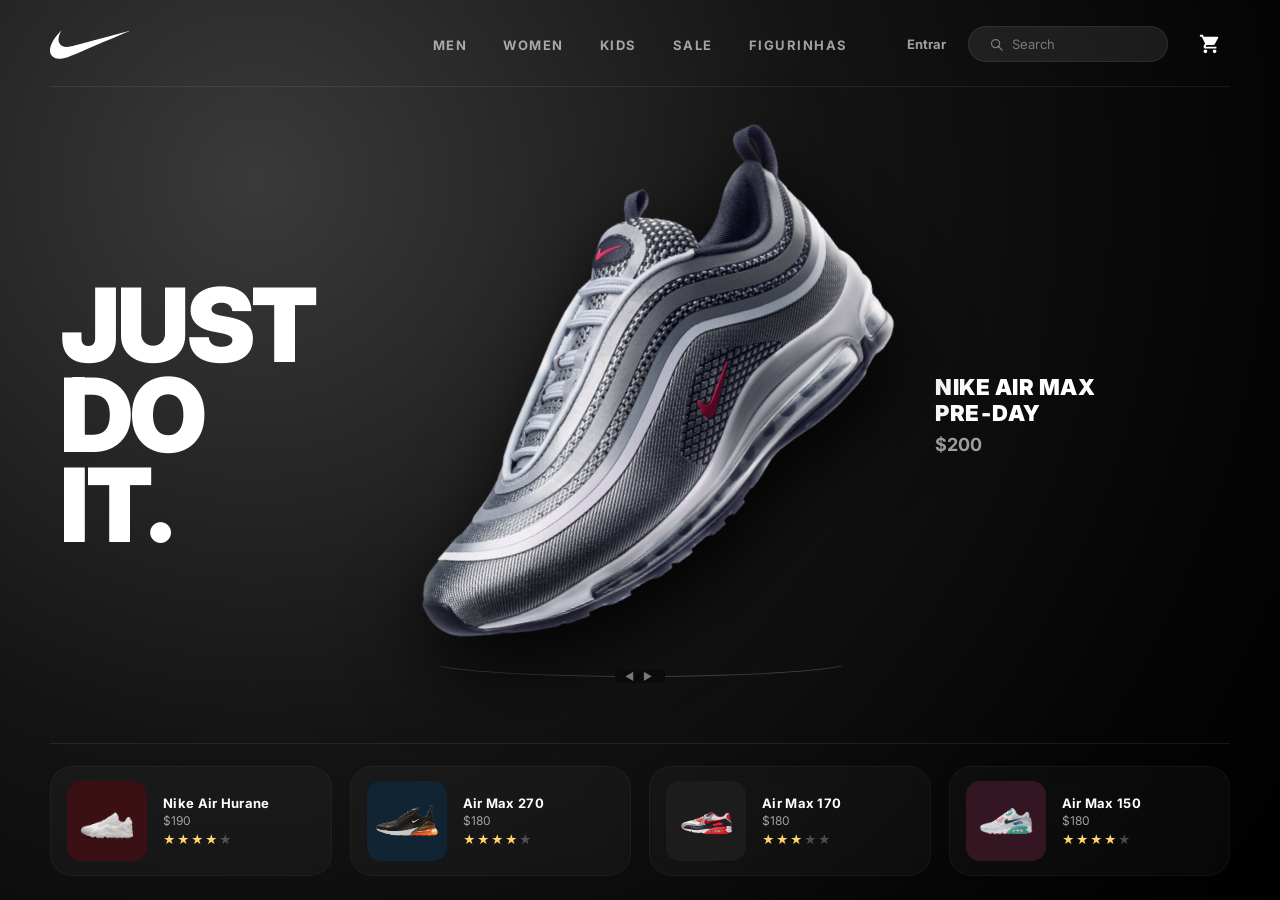
<file: index.html>
<!DOCTYPE html>
<html lang="pt-BR">
<head>
    <meta charset="UTF-8">
    <meta name="viewport" content="width=device-width, initial-scale=1.0">
    <title>Nike - Just Do It</title>
    <link href="https://fonts.googleapis.com/css2?family=Inter:wght@400;700;900&display=swap" rel="stylesheet">
    <link rel="stylesheet" href="style.css">
</head>
<body>
    <header class="main-header">
        <div class="nike-brand">
            <svg xmlns="http://www.w3.org/2000/svg" 
            width="80" 
            height="29" 
            viewBox="135.5 361.38 1000 356.39" 
            aria-label="Nike" 
            role="img" 
            style="fill: #ffffff; display: block;">
                <path 
                d="M245.8075 717.62406c-29.79588-1.1837-54.1734-9.3368-73.23459-24.4796-3.63775-2.8928-12.30611-11.5663-15.21427-15.2245-7.72958-9.7193-12.98467-19.1785-16.48977-29.6734-10.7857-32.3061-5.23469-74.6989 15.87753-121.2243 18.0765-39.8316 45.96932-79.3366 94.63252-134.0508 7.16836-8.0511 28.51526-31.5969 28.65302-31.5969.051 0-1.11225 2.0153-2.57652 4.4694-12.65304 21.1938-23.47957 46.158-29.37751 67.7703-9.47448 34.6785-8.33163 64.4387 3.34693 87.5151 8.05611 15.898 21.86731 29.6684 37.3979 37.2806 27.18874 13.3214 66.9948 14.4235 115.60699 3.2245 3.34694-.7755 169.19363-44.801 368.55048-97.8366 199.35686-53.0408 362.49439-96.4029 362.51989-96.3672.056.046-463.16259 198.2599-703.62654 301.0914-38.08158 16.2806-48.26521 20.3928-66.16827 26.6785-45.76525 16.0714-86.76008 23.7398-119.89779 22.4235z"
                />
            </svg>
        </div>
        <nav class="nav-container" 
        aria-label="Navegação principal">
            <ul class="menu">
                <li>
                    <a href="#">Men</a>
                </li>
                <li>
                    <a href="#">Women</a>
                </li>
                <li>
                    <a href="#">Kids</a>
                </li>
                <li>
                    <a href="#">Sale</a>
                </li>
                <li>
                    <a href="#">FIGURINHAS</a>
                </li>
            </ul>
        </nav>
        <div class="header-utilities">
            <a href="login.html" 
            class="login-link">
                Entrar
            </a>
            <div class="search-bar-placeholder">
                <svg 
                class="icon-search" 
                viewBox="0 0 24 24" 
                width="15" 
                height="15" 
                aria-hidden="true">
                    <circle 
                    cx="10.5" 
                    cy="10.5" 
                    r="6.5" 
                    fill="none" 
                    stroke="currentColor" 
                    stroke-width="2"/>
                    <line 
                    x1="15.2" 
                    y1="15.2" 
                    x2="21" 
                    y2="21" 
                    stroke="currentColor" 
                    stroke-width="2" 
                    stroke-linecap="round"/>
                </svg>
                <span>Search</span>
            </div>
            <a href="#" 
            class="cart-link" 
            aria-label="Carrinho de compras">
                <svg 
                xmlns="http://www.w3.org/2000/svg" 
                viewBox="0 0 24 24" 
                width="22" 
                height="22" 
                fill="white" 
                aria-hidden="true">
                    <path 
                    d="M7 18c-1.1 0-1.99.9-1.99 2S5.9 22 7 22s2-.9 2-2-.9-2-2-2zM1 2v2h2l3.6 7.59-1.35 2.45c-.16.28-.25.61-.25.96 0 1.1.9 2 2 2h12v-2H7.42c-.14 0-.25-.11-.25-.25l.03-.12.9-1.63h7.45c.75 0 1.41-.41 1.75-1.03l3.58-6.49c.08-.14.12-.31.12-.48 0-.55-.45-1-1-1H5.21l-.94-2H1zm16 16c-1.1 0-1.99.9-1.99 2s.89 2 1.99 2 2-.9 2-2-.9-2-2-2z"
                    />
                </svg>
            </a>
        </div>
    </header>
    <main class="main-section">
        <div class="mark-brand">
            <h1>JUST<br>DO<br>IT.</h1>
        </div>
        <div class="product-showcase">
            <div class="product-display">
                <div class="shoe-stage">
                    <div class="container-img">
                        <img src="pngwing.com (1).png" alt="Nike Air Max Pre-Day">
                    </div>
                    <div class="rotation-ring" aria-hidden="true">
                        <div class="rotation-arrows">&#9664; &#9654;</div>
                    </div>
                </div>
            </div>
        </div>
        <div class="shoe-details">
            <h2>Nike Air Max<br>Pre&#8209;Day</h2>
            <p class="price">$200</p>
        </div>
    </main>
    <footer class="footer-cards">
        <ul class="container-cards">
            <li class="card">
                <span class="card-thumb" style="--thumb-tint:#3a1014">
                    <img src="images/hurane.png" alt="">
                </span>
                <div class="card-info">
                    <h3>Nike Air Hurane</h3>
                    <p class="card-price">$190</p>
                    <div class="rating" aria-label="4 de 5 estrelas">
                        <span aria-hidden="true">★★★★<span class="star-empty">★</span></span>
                    </div>
                </div>
            </li>
            <li class="card">
                <span class="card-thumb" style="--thumb-tint:#102433">
                    <img src="images/270-removebg-preview.png" alt="">
                </span>
                <div class="card-info">
                    <h3>Air Max 270</h3>
                    <p class="card-price">$180</p>
                    <div class="rating" aria-label="4 de 5 estrelas">
                        <span aria-hidden="true">★★★★<span class="star-empty">★</span></span>
                    </div>
                </div>
            </li>
            <li class="card">
                <span class="card-thumb" style="--thumb-tint:#1c1c1c">
                    <img src="images/170-removebg-preview.png" alt="">
                </span>
                <div class="card-info">
                    <h3>Air Max 170</h3>
                    <p class="card-price">$180</p>
                    <div class="rating" aria-label="3 de 5 estrelas">
                        <span aria-hidden="true">★★★<span class="star-empty">★★</span></span>
                    </div>
                </div>
            </li>
            <li class="card">
                <span class="card-thumb" style="--thumb-tint:#341622">
                    <img src="images/150.png" alt="">
                </span>
                <div class="card-info">
                    <h3>Air Max 150</h3>
                    <p class="card-price">$180</p>
                    <div class="rating" aria-label="4 de 5 estrelas">
                        <span aria-hidden="true">★★★★<span class="star-empty">★</span></span>
                    </div>
                </div>
            </li>
        </ul>
    </footer>
</body>
</html>
</file>
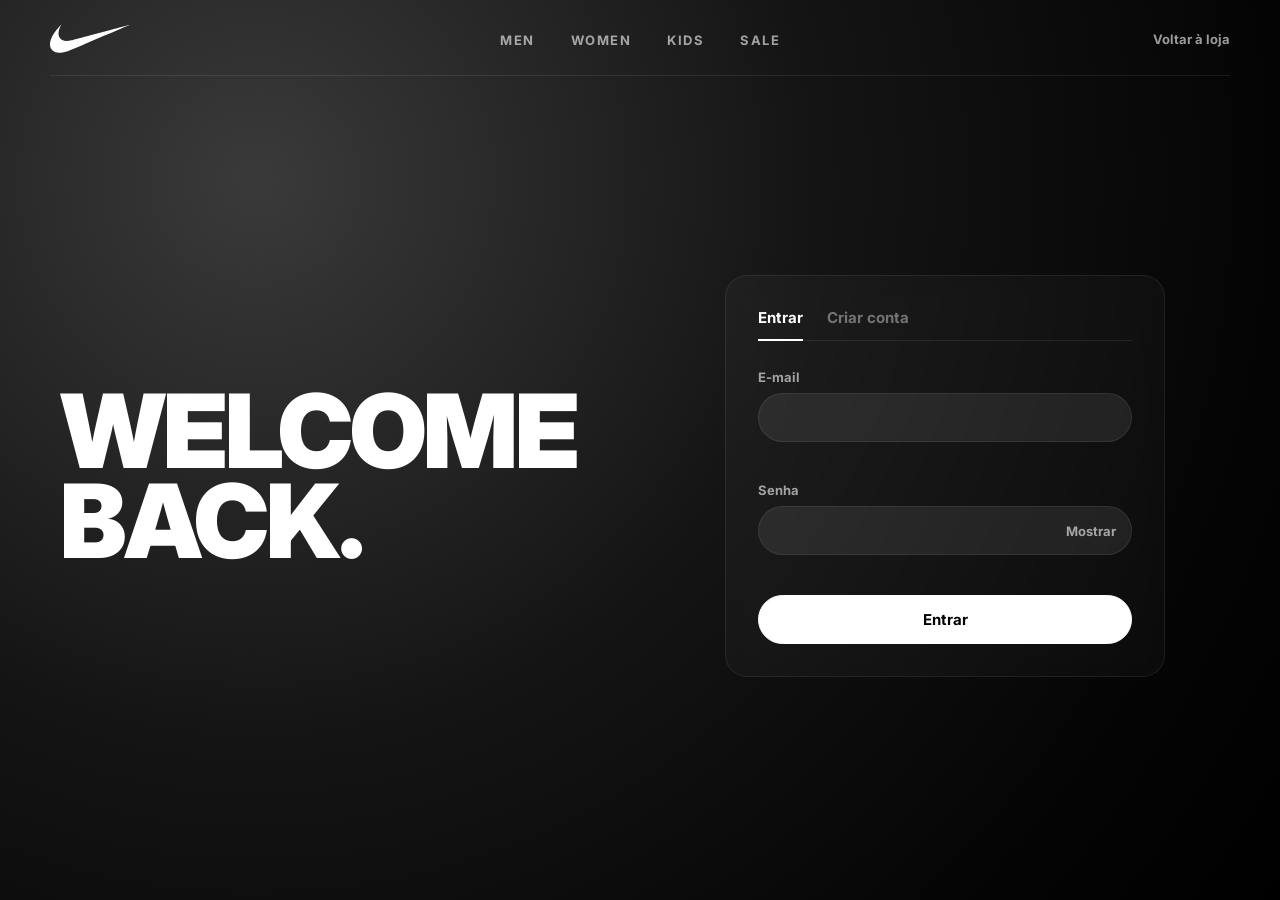
<file: login.html>
<!DOCTYPE html>
<html lang="pt-BR">
<head>
    <meta charset="UTF-8">
    <meta name="viewport" content="width=device-width, initial-scale=1.0">
    <title>Nike - Entrar</title>
    <link href="https://fonts.googleapis.com/css2?family=Inter:wght@400;700;900&display=swap" rel="stylesheet">
    <link rel="stylesheet" href="style.css">
    <link rel="stylesheet" href="login.css">
</head>
<body>
    <header class="main-header">
        <div class="nike-brand">
            <a href="index.html" aria-label="Nike - página inicial">
                <svg xmlns="http://www.w3.org/2000/svg" 
                width="80" 
                height="29" 
                viewBox="135.5 361.38 1000 356.39" 
                aria-label="Nike" 
                role="img" 
                style="fill: #ffffff; display: block;">
                <path d="M245.8075 717.62406c-29.79588-1.1837-54.1734-9.3368-73.23459-24.4796-3.63775-2.8928-12.30611-11.5663-15.21427-15.2245-7.72958-9.7193-12.98467-19.1785-16.48977-29.6734-10.7857-32.3061-5.23469-74.6989 15.87753-121.2243 18.0765-39.8316 45.96932-79.3366 94.63252-134.0508 7.16836-8.0511 28.51526-31.5969 28.65302-31.5969.051 0-1.11225 2.0153-2.57652 4.4694-12.65304 21.1938-23.47957 46.158-29.37751 67.7703-9.47448 34.6785-8.33163 64.4387 3.34693 87.5151 8.05611 15.898 21.86731 29.6684 37.3979 37.2806 27.18874 13.3214 66.9948 14.4235 115.60699 3.2245 3.34694-.7755 169.19363-44.801 368.55048-97.8366 199.35686-53.0408 362.49439-96.4029 362.51989-96.3672.056.046-463.16259 198.2599-703.62654 301.0914-38.08158 16.2806-48.26521 20.3928-66.16827 26.6785-45.76525 16.0714-86.76008 23.7398-119.89779 22.4235z"/></svg>
            </a>
        </div>
        <nav class="nav-container" 
        aria-label="Navegação principal">
            <ul class="menu">
                <li><a href="#">Men</a></li>
                <li><a href="#">Women</a></li>
                <li><a href="#">Kids</a></li>
                <li><a href="#">Sale</a></li>
            </ul>
        </nav>
        <div class="header-utilities">
            <a href="index.html" 
            class="login-link">Voltar à loja</a>
        </div>
    </header>
    <main class="auth-section">
        <div class="mark-brand">
            <h1 id="auth-title">WELCOME
BACK.</h1>
        </div>
        <section class="auth-card" aria-labelledby="auth-title">
            <div class="auth-tabs" id="auth-tabs" role="tablist">
                <button type="button" class="auth-tab is-active" 
                role="tab" 
                aria-selected="true" 
                aria-controls="login-form" 
                data-tab="login">Entrar</button>
                <button type="button" 
                class="auth-tab" 
                role="tab" 
                aria-selected="false" 
                aria-controls="register-form" 
                data-tab="register">Criar conta</button>
            </div>
            <form class="auth-form" 
            id="login-form" 
            data-form="login" 
            novalidate>
                <div class="field">
                    <label>
                        E-mail
                        <input type="email" 
                        id="login-email" 
                        name="email" 
                        autocomplete="email" 
                        data-rule="email">
                    </label>
                    <p class="field-error" 
                    id="login-email-error"></p>
                </div>
                <div class="field">
                    <label for="login-password">Senha</label>
                    <div class="password-wrap">
                        <input type="password" 
                        id="login-password" 
                        name="password" 
                        autocomplete="current-password" 
                        data-rule="password">
                        <button type="button" 
                        class="toggle-password" 
                        data-target="login-password" 
                        aria-pressed="false">Mostrar</button>
                    </div>
                    <p class="field-error" 
                    id="login-password-error"></p>
                </div>
                <p class="form-message" 
                role="status"></p>
                <button type="submit" 
                class="btn-primary">Entrar</button>
            </form>
            <form class="auth-form" 
            id="register-form" 
            data-form="register" novalidate hidden>
                <div class="field">
                    <label>
                        Nome
                        <input type="text" id="register-name" 
                        name="name" 
                        autocomplete="name" 
                        data-rule="name">
                    </label>
                    <p class="field-error" id="register-name-error"></p>
                </div>
                <div class="field">
                    <label>
                        E-mail
                        <input type="email" 
                        id="register-email" 
                        name="email" 
                        autocomplete="email" 
                        data-rule="email">
                    </label>
                    <p class="field-error" id="register-email-error"></p>
                </div>
                <div class="field">
                    <label for="register-password">Senha</label>
                    <div class="password-wrap">
                        <input type="password" 
                        id="register-password" 
                        name="password" 
                        autocomplete="new-password" 
                        data-rule="newPassword">
                        <button type="button" 
                        class="toggle-password" 
                        data-target="register-password" 
                        aria-pressed="false">Mostrar</button>
                    </div>
                    <p class="field-error" id="register-password-error"></p>
                </div>
                <div class="field">
                    <label>
                        Confirmar senha
                        <input type="password" 
                        id="register-confirm" 
                        name="confirm" 
                        autocomplete="new-password" 
                        data-rule="confirm">
                    </label>
                    <p class="field-error" id="register-confirm-error"></p>
                </div>
                <p class="form-message" role="status"></p>
                <button type="submit" class="btn-primary">Criar conta</button>
            </form>
            <div class="welcome" id="welcome" hidden>
                <h2 id="welcome-name"></h2>
                <p>Você entrou na sua conta.</p>
                <a href="index.html" 
                class="btn-primary">Ir para a loja</a>
                <button type="button" 
                class="btn-secondary" 
                id="logout">Sair</button>
            </div>
        </section>
    </main>
    <script src="login.js"></script>
</body>
</html>
</file>
<file: style.css>
* {
    padding: 0;
    margin: 0;
    box-sizing: border-box;
    font-family: 'Inter', system-ui, -apple-system, sans-serif;
}
ul {
    list-style: none;
}
a {
    color: inherit;
    text-decoration: none;
}
:root {
    --bg-spot: #3a3a3a;
    --bg-mid: #141414;
    --bg-dark: #050505;
    --bg-black: #000000;
    --text-primary: #ffffff;
    --text-secondary: rgba(255, 255, 255, 0.6);
    --text-tertiary: rgba(255, 255, 255, 0.4);
    --surface: rgba(255, 255, 255, 0.03);
    --surface-hover: rgba(255, 255, 255, 0.08);
    --border-subtle: rgba(255, 255, 255, 0.08);
    --radius-pill: 999px;
    --radius-lg: 22px;
    --section-padding-x: clamp(20px, 5vw, 50px);
}
body {
    width: 100%;
    min-height: 100vh;
    color: var(--text-primary);
    background: radial-gradient(
        circle at 20% 20%,
        var(--bg-spot) 0%,
        var(--bg-mid) 45%,
        var(--bg-dark) 80%,
        var(--bg-black) 100%
    );
    display: flex;
    flex-direction: column;
    justify-content: space-between;
    overflow-x: hidden;
    padding: 24px var(--section-padding-x);
}
a:focus-visible {
    outline: 2px solid var(--text-primary);
    outline-offset: 4px;
    border-radius: 4px;
}
.main-header {
    display: grid;
    grid-template-columns: 1fr auto 1fr;
    align-items: center;
    width: 100%;
    padding-bottom: 22px;
    border-bottom: 1px solid var(--border-subtle);
}
.nike-brand { 
    justify-self: start;  
}
.nav-container { 
    justify-self: center; 
}
.header-utilities { justify-self: 
    end; display: 
    flex; align-items: 
    center; gap: 
    22px; 
}
.nav-container .menu {
    display: flex;
    flex-direction: row;
    gap: 36px;
}
.nav-container .menu a {
    text-transform: uppercase;
    font-weight: 700;
    font-size: 13px;
    letter-spacing: 1.5px;
    color: var(--text-secondary);
    transition: color 0.2s ease;
}
.nav-container .menu a:hover {
    color: var(--text-primary);
}
.search-bar-placeholder {
    background: var(--surface-hover);
    border: 1px solid var(--border-subtle);
    color: var(--text-tertiary);
    padding: 9px 20px;
    border-radius: var(--radius-pill);
    font-size: 13px;
    display: flex;
    align-items: center;
    gap: 8px;
    width: 200px;
}
.icon-search {
    color: var(--text-tertiary);
    flex-shrink: 0;
}
.login-link {
    font-size: 13px;
    font-weight: 700;
    color: var(--text-secondary);
    transition: color 0.2s ease;
}

.login-link:hover {
    color: var(--text-primary);
}
.cart-link {
    display: flex;
    align-items: center;
    justify-content: center;
    width: 40px;
    height: 40px;
    border-radius: 50%;
    transition: background 0.2s ease;
}
.cart-link:hover {
    background: var(--surface-hover);
}
.main-section {
    display: grid;
    grid-template-columns: 1fr 2fr 1fr;
    align-items: center;
    width: 100%;
    flex-grow: 1;
    padding: 40px 0;
    gap: 0;
}
.mark-brand {
    display: flex;
    align-items: center;
    justify-content: flex-start;
    padding-left: 10px;
}
.mark-brand h1 {
    font-size: clamp(56px, 8vw, 120px);
    font-weight: 900;
    line-height: 0.88;
    letter-spacing: -3px;
    text-transform: uppercase;
}
.product-showcase {
    display: flex;
    justify-content: center;
    align-items: center;
    width: 100%;
    height: 460px;
    position: relative;
}
.shoe-stage {
    position: relative;
    display: flex;
    flex-direction: column;
    justify-content: center;
    align-items: center;
    width: 100%;
    max-width: 520px;
}
.rotation-ring {
    width: 82%;
    height: 32px;
    margin-top: 42px;
    border-bottom: 1px solid rgba(255, 255, 255, 0.20);
    border-left: 1px solid transparent;
    border-right: 1px solid transparent;
    border-top: none;
    border-radius: 50%;
    display: flex;
    justify-content: center;
    align-items: flex-end;
    pointer-events: none;
}
.rotation-arrows {
    font-size: 10px;
    letter-spacing: 3px;
    color: rgba(255, 255, 255, 0.45);
    background: #0b0b0b;
    padding: 1px 10px;
    transform: translateY(7px);
    border-radius: 4px;
}
.product-display {
    position: relative;
    z-index: 5;
    display: flex;
    align-items: center;
    justify-content: center;
    width: 100%;
}
.container-img {
    width: 100%;
    aspect-ratio: 640 / 280;
    display: flex;
    align-items: center;
    justify-content: center;
}
.container-img img {
    width: 100%;
    height: 100%;
    object-fit: contain;
    display: block;
    transform: rotate(-12deg);
    filter: drop-shadow(0px 30px 40px rgba(0, 0, 0, 0.9));
    color: var(--text-tertiary);
    font-size: 13px;
    text-align: center;
}
.shoe-details {
    text-align: left;
    white-space: nowrap;
    display: flex;
    flex-direction: column;
    justify-content: center;
    padding-right: 10px;
}
.shoe-details h2 {
    font-size: 22px;
    font-weight: 900;
    letter-spacing: 0.5px;
    line-height: 1.15;
    margin-bottom: 8px;
    text-transform: uppercase;
}
.shoe-details .price {
    font-size: 18px;
    font-weight: 700;
    color: var(--text-secondary);
}
.footer-cards {
    margin-top: auto;
    border-top: 1px solid var(--border-subtle);
    padding-top: 22px;
}
.container-cards {
    display: grid;
    grid-template-columns: repeat(4, 1fr);
    gap: 18px;
}
.card {
    display: flex;
    align-items: center;
    gap: 16px;
    background: var(--surface);
    border: 1px solid rgba(255, 255, 255, 0.04);
    padding: 14px 16px;
    border-radius: var(--radius-lg);
    backdrop-filter: blur(10px);
}
.card-thumb {
    flex-shrink: 0;
    width: 80px;
    height: 80px;
    border-radius: 14px;
    background: var(--thumb-tint, #1c1c1c);
    display: flex;
    align-items: center;
    justify-content: center;
    overflow: hidden;
}
.card-thumb img {
    width: 100%;
    height: 100%;
    object-fit: contain;
    padding: 8px;
}
.card-info h3 {
    font-size: 13px;
    font-weight: 700;
    letter-spacing: 0.3px;
    margin-bottom: 2px;
}
.card-price {
    font-size: 12px;
    color: var(--text-secondary);
    margin-bottom: 4px;
}
.rating {
    font-size: 12px;
    letter-spacing: 1px;
    color: #ffd66b;
}
.star-empty {
    color: rgba(255, 255, 255, 0.25);
}
</file>
<file: login.css>
:root {
    --error: #ff7a7a;
    --success: #7be0a0;
}
[hidden] {
    display: none !important;
}
.main-header .nike-brand a {
    display: block;
}
.auth-section {
    display: grid;
    grid-template-columns: 1fr 1fr;
    align-items: center;
    gap: 40px;
    width: 100%;
    flex-grow: 1;
    padding: 40px 0;
}
#auth-title {
    white-space: pre-line;
}
.auth-card {
    justify-self: center;
    width: 100%;
    max-width: 440px;
    padding: 32px;
    background: var(--surface);
    border: 1px solid var(--border-subtle);
    border-radius: var(--radius-lg);
    backdrop-filter: blur(10px);
}
.auth-tabs {
    display: flex;
    gap: 24px;
    margin-bottom: 28px;
    border-bottom: 1px solid var(--border-subtle);
}
.auth-tab {
    padding: 0 0 12px;
    margin-bottom: -1px;
    background: none;
    border: none;
    border-bottom: 2px solid transparent;
    color: var(--text-tertiary);
    font-size: 15px;
    font-weight: 700;
    cursor: pointer;
    transition: color 0.2s ease, border-color 0.2s ease;
}
.auth-tab:hover {
    color: var(--text-secondary);
}
.auth-tab.is-active {
    color: var(--text-primary);
    border-bottom-color: var(--text-primary);
}
.auth-form {
    display: flex;
    flex-direction: column;
    gap: 18px;
}
.field label {
    display: block;
    margin-bottom: 8px;
    font-size: 13px;
    font-weight: 700;
    color: var(--text-secondary);
}
.field label:has(input) {
    margin-bottom: 0;
}
.field label input {
    margin-top: 8px;
}
.field input {
    width: 100%;
    padding: 14px 20px;
    background: var(--surface-hover);
    border: 1px solid var(--border-subtle);
    border-radius: var(--radius-pill);
    color: var(--text-primary);
    font-size: 15px;
    transition: border-color 0.2s ease;
}
.field input:focus {
    outline: none;
    border-color: var(--text-secondary);
}
.field input.invalid {
    border-color: var(--error);
}
.password-wrap {
    position: relative;
}
.password-wrap input {
    padding-right: 96px;
}
.toggle-password {
    position: absolute;
    top: 50%;
    right: 16px;
    transform: translateY(-50%);
    background: none;
    border: none;
    color: var(--text-secondary);
    font-size: 13px;
    font-weight: 700;
    cursor: pointer;
}
.toggle-password:hover {
    color: var(--text-primary);
}
.field-error {
    min-height: 16px;
    margin-top: 6px;
    padding-left: 20px;
    font-size: 12px;
    color: var(--error);
}
.form-message {
    font-size: 13px;
    font-weight: 700;
}
.form-message:empty {
    display: none;
}
.form-message[data-type="error"] {
    color: var(--error);
}
.form-message[data-type="success"] {
    color: var(--success);
}
.btn-primary,
.btn-secondary {
    display: block;
    width: 100%;
    padding: 14px 20px;
    border-radius: var(--radius-pill);
    font-size: 15px;
    font-weight: 700;
    text-align: center;
    cursor: pointer;
    transition: opacity 0.2s ease, background 0.2s ease;
}
.btn-primary {
    background: var(--text-primary);
    border: 1px solid var(--text-primary);
    color: var(--bg-black);
}
.btn-primary:hover {
    opacity: 0.85;
}
.btn-secondary {
    background: none;
    border: 1px solid var(--border-subtle);
    color: var(--text-primary);
}
.btn-secondary:hover {
    background: var(--surface-hover);
}
.btn-primary:focus-visible,
.btn-secondary:focus-visible,
.auth-tab:focus-visible,
.toggle-password:focus-visible {
    outline: 2px solid var(--text-primary);
    outline-offset: 3px;
}
.welcome {
    display: flex;
    flex-direction: column;
    gap: 14px;
}
.welcome h2 {
    font-size: 26px;
    font-weight: 900;
}
.welcome p {
    margin-bottom: 8px;
    color: var(--text-secondary);
}
@media (max-width: 800px) {
    .main-header {
        grid-template-columns: 1fr auto;
    }

    .nav-container {
        display: none;
    }

    .auth-section {
        grid-template-columns: 1fr;
    }
}
</file>
